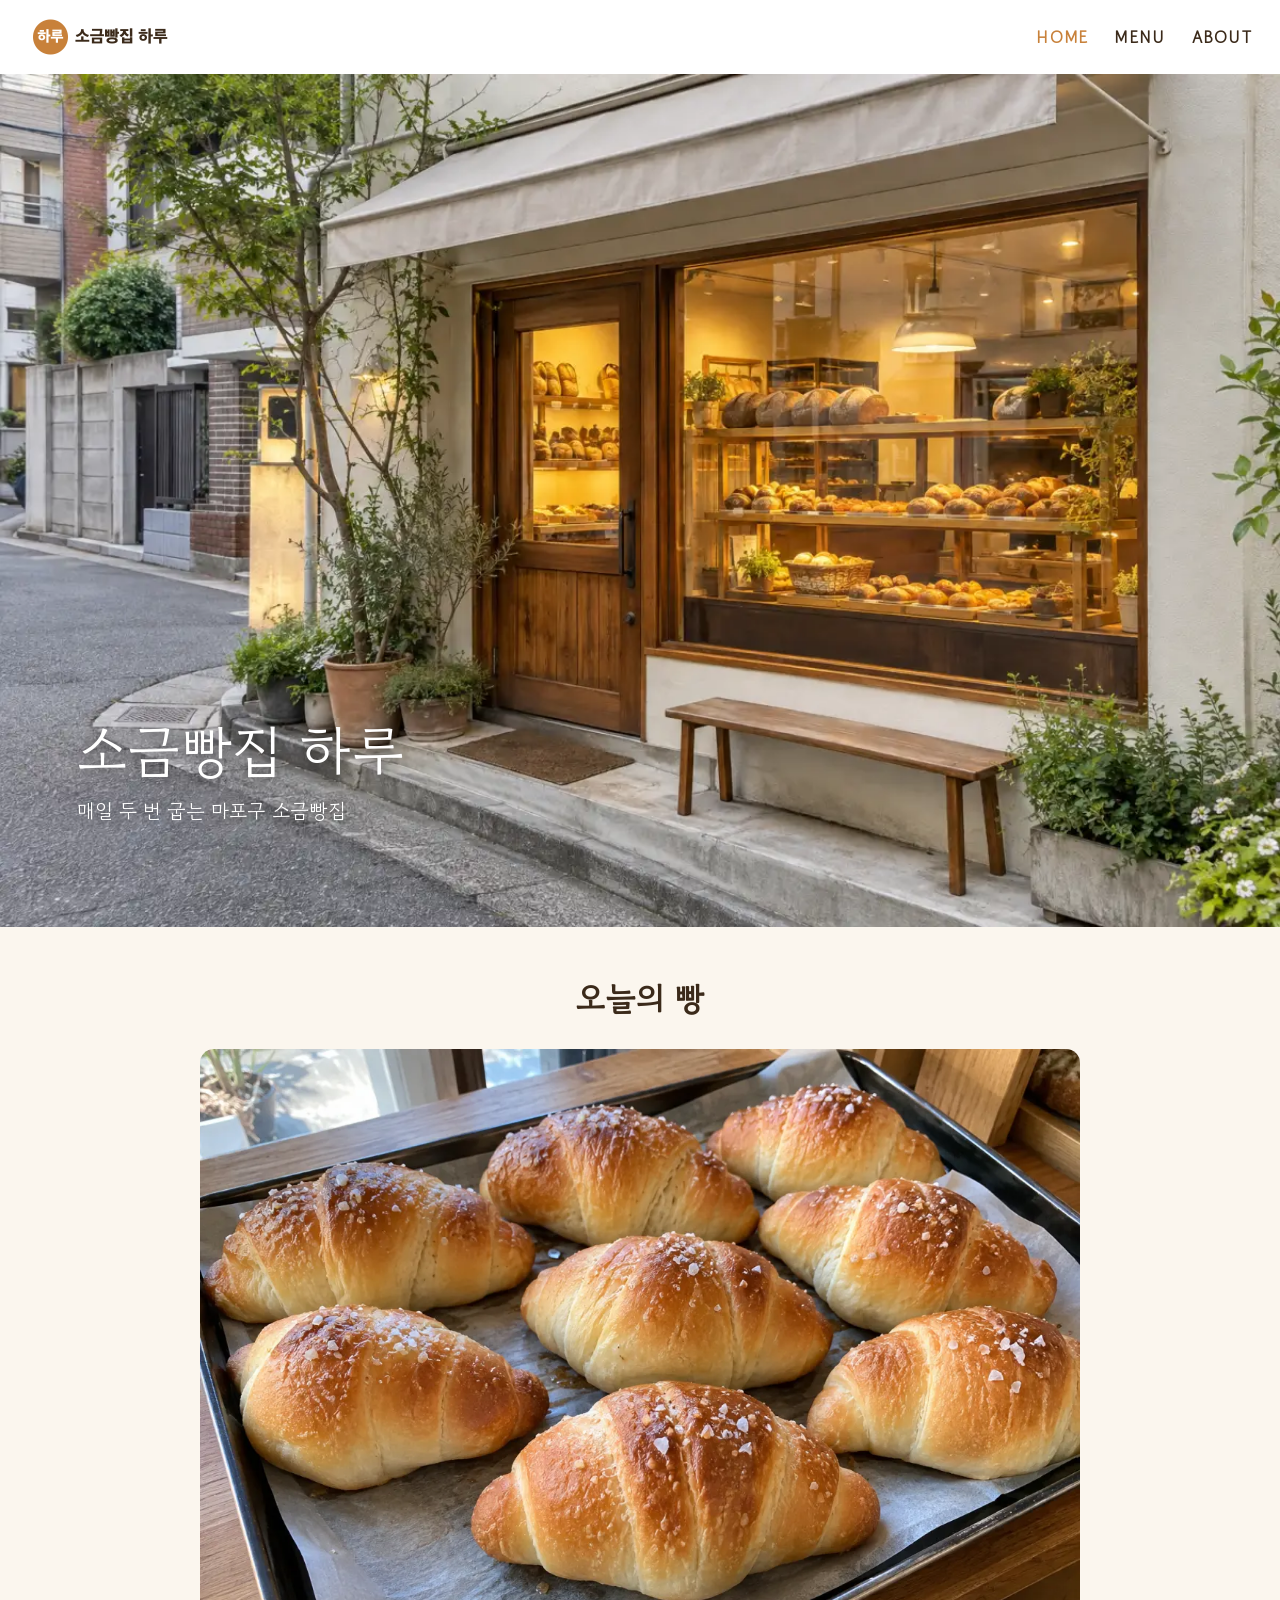
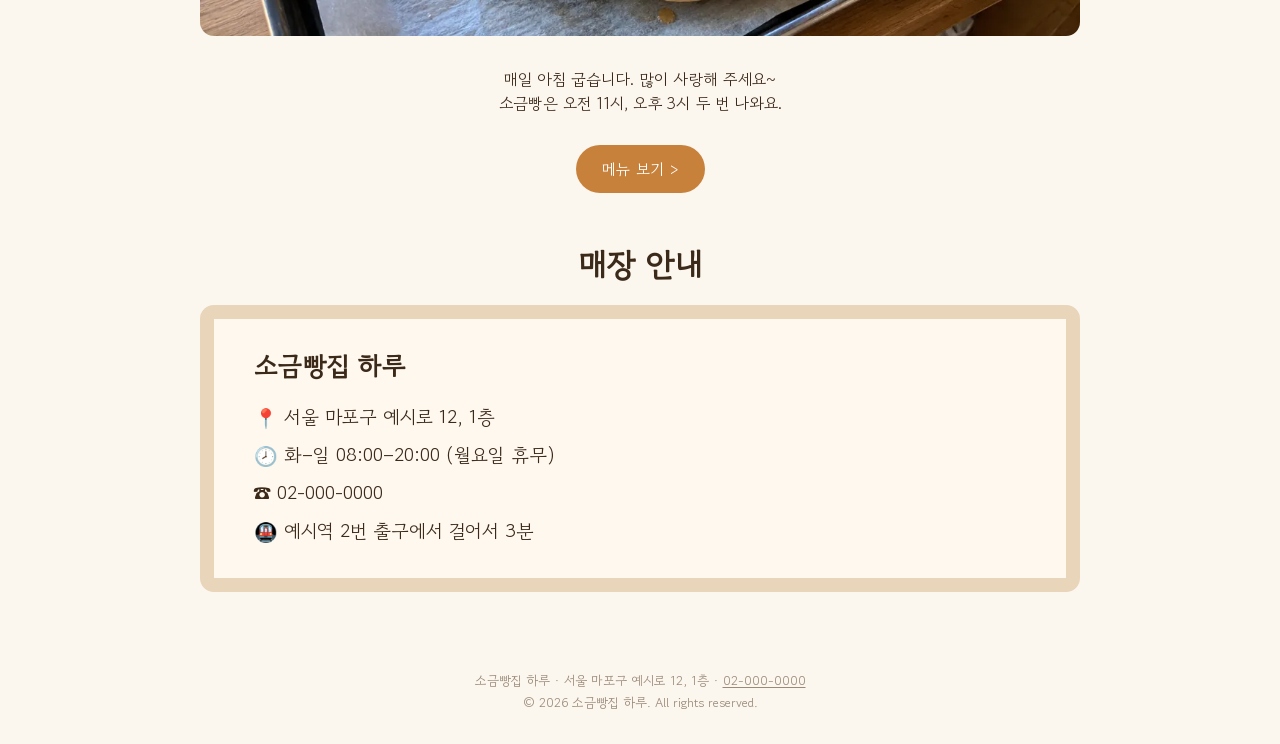
<file: index.html>
<!DOCTYPE html>
<html lang="ko">
<head>
<meta charset="utf-8">
<meta name="viewport" content="width=device-width, initial-scale=1">
<title>소금빵집 하루 | 마포구 소금빵 베이커리</title>
<meta name="description" content="서울 마포구 소금빵 전문점 하루. 소금빵은 매일 오전 11시·오후 3시에 나와요. 화–일 08:00–20:00, 월요일 휴무. 예시역 2번 출구에서 걸어서 3분.">
<link rel="canonical" href="https://solostack100.github.io/haru-bakery-demo/">
<meta property="og:type" content="website">
<meta property="og:locale" content="ko_KR">
<meta property="og:site_name" content="소금빵집 하루">
<meta property="og:title" content="소금빵집 하루 | 마포구 소금빵 베이커리">
<meta property="og:description" content="매일 오전 11시·오후 3시, 하루 두 번 굽는 마포구 소금빵집.">
<meta property="og:url" content="https://solostack100.github.io/haru-bakery-demo/">
<meta property="og:image" content="https://solostack100.github.io/haru-bakery-demo/img/og-image.jpg">
<meta property="og:image:width" content="1200">
<meta property="og:image:height" content="630">
<meta name="twitter:card" content="summary_large_image">
<link rel="preconnect" href="https://fonts.googleapis.com">
<link rel="preconnect" href="https://fonts.gstatic.com" crossorigin>
<link href="https://fonts.googleapis.com/css2?family=Gowun+Dodum&display=swap" rel="stylesheet">
<link rel="stylesheet" href="css/style.css">
<script type="application/ld+json">
{
  "@context": "https://schema.org",
  "@type": "Bakery",
  "@id": "https://solostack100.github.io/haru-bakery-demo/#bakery",
  "name": "소금빵집 하루",
  "url": "https://solostack100.github.io/haru-bakery-demo/",
  "logo": "https://solostack100.github.io/haru-bakery-demo/img/logo.png",
  "image": "https://solostack100.github.io/haru-bakery-demo/img/storefront.webp",
  "telephone": "+82-2-000-0000",
  "priceRange": "₩3,000–₩4,500",
  "address": {
    "@type": "PostalAddress",
    "streetAddress": "예시로 12, 1층",
    "addressLocality": "마포구",
    "addressRegion": "서울",
    "addressCountry": "KR"
  },
  "openingHoursSpecification": [{
    "@type": "OpeningHoursSpecification",
    "dayOfWeek": ["Tuesday", "Wednesday", "Thursday", "Friday", "Saturday", "Sunday"],
    "opens": "08:00",
    "closes": "20:00"
  }],
  "hasMenu": "https://solostack100.github.io/haru-bakery-demo/menu.html"
}
</script>
</head>
<body>
<header class="nav">
  <a href="./" class="logo-link"><img src="img/logo.png" class="logo" width="760" height="184" alt="소금빵집 하루"></a>
  <nav class="menu-links">
    <a class="link" href="./" aria-current="page">HOME</a>
    <a class="link" href="menu.html">MENU</a>
    <a class="link" href="about.html">ABOUT</a>
  </nav>
</header>

<main>
<div class="hero">
  <img src="img/storefront.webp" width="1200" height="800" fetchpriority="high" alt="나무 문과 진열창 너머로 빵이 보이는 소금빵집 하루 가게 앞">
  <div class="hero-text">
    <h1>소금빵집 하루</h1>
    <p>매일 두 번 굽는 마포구 소금빵집</p>
  </div>
</div>

<section class="section">
  <h2 class="title">오늘의 빵</h2>
  <img src="img/saltbread.webp" class="photo" width="1200" height="800" loading="lazy" alt="굵은 소금을 올려 갓 구운 소금빵이 담긴 오븐 팬">
  <p>매일 아침 굽습니다. 많이 사랑해 주세요~<br>소금빵은 오전 11시, 오후 3시 두 번 나와요.</p>
  <a class="btn" href="menu.html">메뉴 보기 &gt;</a>
</section>

<section class="section">
  <h2 class="title">매장 안내</h2>
  <address class="card info">
    <p class="card-title">소금빵집 하루</p>
    <ul class="info-list">
      <li><span aria-hidden="true">📍</span> 서울 마포구 예시로 12, 1층</li>
      <li><span aria-hidden="true">🕗</span> 화–일 08:00–20:00 (월요일 휴무)</li>
      <li><span aria-hidden="true">☎</span> <a href="tel:+8220000000">02-000-0000</a></li>
      <li><span aria-hidden="true">🚇</span> 예시역 2번 출구에서 걸어서 3분</li>
    </ul>
  </address>
</section>
</main>

<footer class="footer">
  <address>소금빵집 하루 · 서울 마포구 예시로 12, 1층 · <a href="tel:+8220000000">02-000-0000</a></address>
  © 2026 소금빵집 하루. All rights reserved.
</footer>
</body>
</html>
</file>
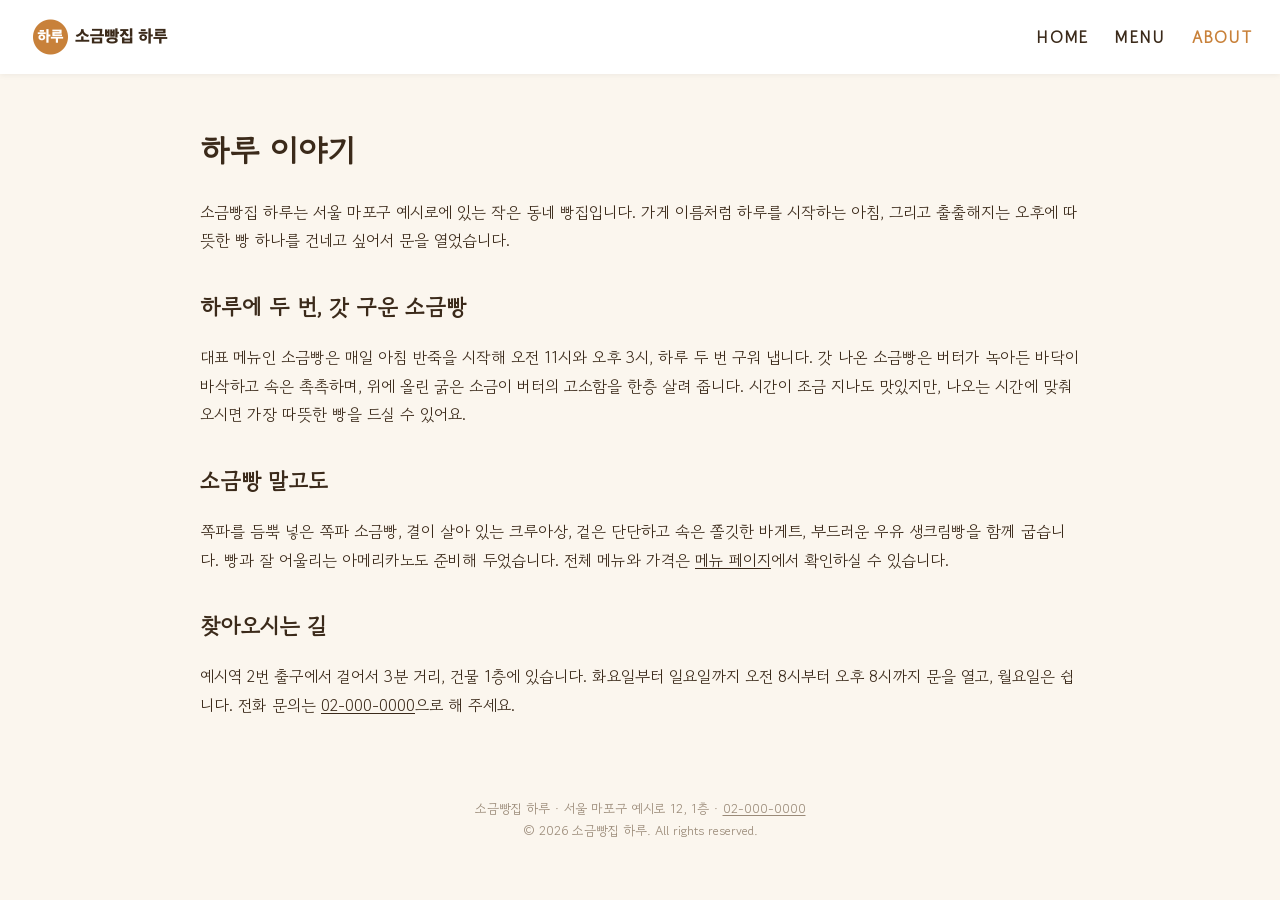
<file: about.html>
<!DOCTYPE html>
<html lang="ko">
<head>
<meta charset="utf-8">
<meta name="viewport" content="width=device-width, initial-scale=1">
<title>가게 소개 | 소금빵집 하루</title>
<meta name="description" content="마포구 예시로의 작은 동네 빵집, 소금빵집 하루를 소개합니다. 매일 아침 반죽해 오전 11시와 오후 3시, 하루 두 번 굽는 소금빵 이야기.">
<link rel="canonical" href="https://solostack100.github.io/haru-bakery-demo/about.html">
<meta property="og:type" content="website">
<meta property="og:locale" content="ko_KR">
<meta property="og:site_name" content="소금빵집 하루">
<meta property="og:title" content="가게 소개 | 소금빵집 하루">
<meta property="og:description" content="매일 아침 반죽해 하루 두 번 굽는 마포구 소금빵집 이야기.">
<meta property="og:url" content="https://solostack100.github.io/haru-bakery-demo/about.html">
<meta property="og:image" content="https://solostack100.github.io/haru-bakery-demo/img/og-image.jpg">
<meta property="og:image:width" content="1200">
<meta property="og:image:height" content="630">
<meta name="twitter:card" content="summary_large_image">
<link rel="preconnect" href="https://fonts.googleapis.com">
<link rel="preconnect" href="https://fonts.gstatic.com" crossorigin>
<link href="https://fonts.googleapis.com/css2?family=Gowun+Dodum&display=swap" rel="stylesheet">
<link rel="stylesheet" href="css/style.css">
</head>
<body>
<header class="nav">
  <a href="./" class="logo-link"><img src="img/logo.png" class="logo" width="760" height="184" alt="소금빵집 하루"></a>
  <nav class="menu-links">
    <a class="link" href="./">HOME</a>
    <a class="link" href="menu.html">MENU</a>
    <a class="link" href="about.html" aria-current="page">ABOUT</a>
  </nav>
</header>

<main class="section about">
  <h1 class="title">하루 이야기</h1>
  <p>소금빵집 하루는 서울 마포구 예시로에 있는 작은 동네 빵집입니다. 가게 이름처럼 하루를 시작하는 아침, 그리고 출출해지는 오후에 따뜻한 빵 하나를 건네고 싶어서 문을 열었습니다.</p>

  <h2>하루에 두 번, 갓 구운 소금빵</h2>
  <p>대표 메뉴인 소금빵은 매일 아침 반죽을 시작해 오전 11시와 오후 3시, 하루 두 번 구워 냅니다. 갓 나온 소금빵은 버터가 녹아든 바닥이 바삭하고 속은 촉촉하며, 위에 올린 굵은 소금이 버터의 고소함을 한층 살려 줍니다. 시간이 조금 지나도 맛있지만, 나오는 시간에 맞춰 오시면 가장 따뜻한 빵을 드실 수 있어요.</p>

  <h2>소금빵 말고도</h2>
  <p>쪽파를 듬뿍 넣은 쪽파 소금빵, 결이 살아 있는 크루아상, 겉은 단단하고 속은 쫄깃한 바게트, 부드러운 우유 생크림빵을 함께 굽습니다. 빵과 잘 어울리는 아메리카노도 준비해 두었습니다. 전체 메뉴와 가격은 <a href="menu.html">메뉴 페이지</a>에서 확인하실 수 있습니다.</p>

  <h2>찾아오시는 길</h2>
  <p>예시역 2번 출구에서 걸어서 3분 거리, 건물 1층에 있습니다. 화요일부터 일요일까지 오전 8시부터 오후 8시까지 문을 열고, 월요일은 쉽니다. 전화 문의는 <a href="tel:+8220000000">02-000-0000</a>으로 해 주세요.</p>
</main>

<footer class="footer">
  <address>소금빵집 하루 · 서울 마포구 예시로 12, 1층 · <a href="tel:+8220000000">02-000-0000</a></address>
  © 2026 소금빵집 하루. All rights reserved.
</footer>
</body>
</html>
</file>
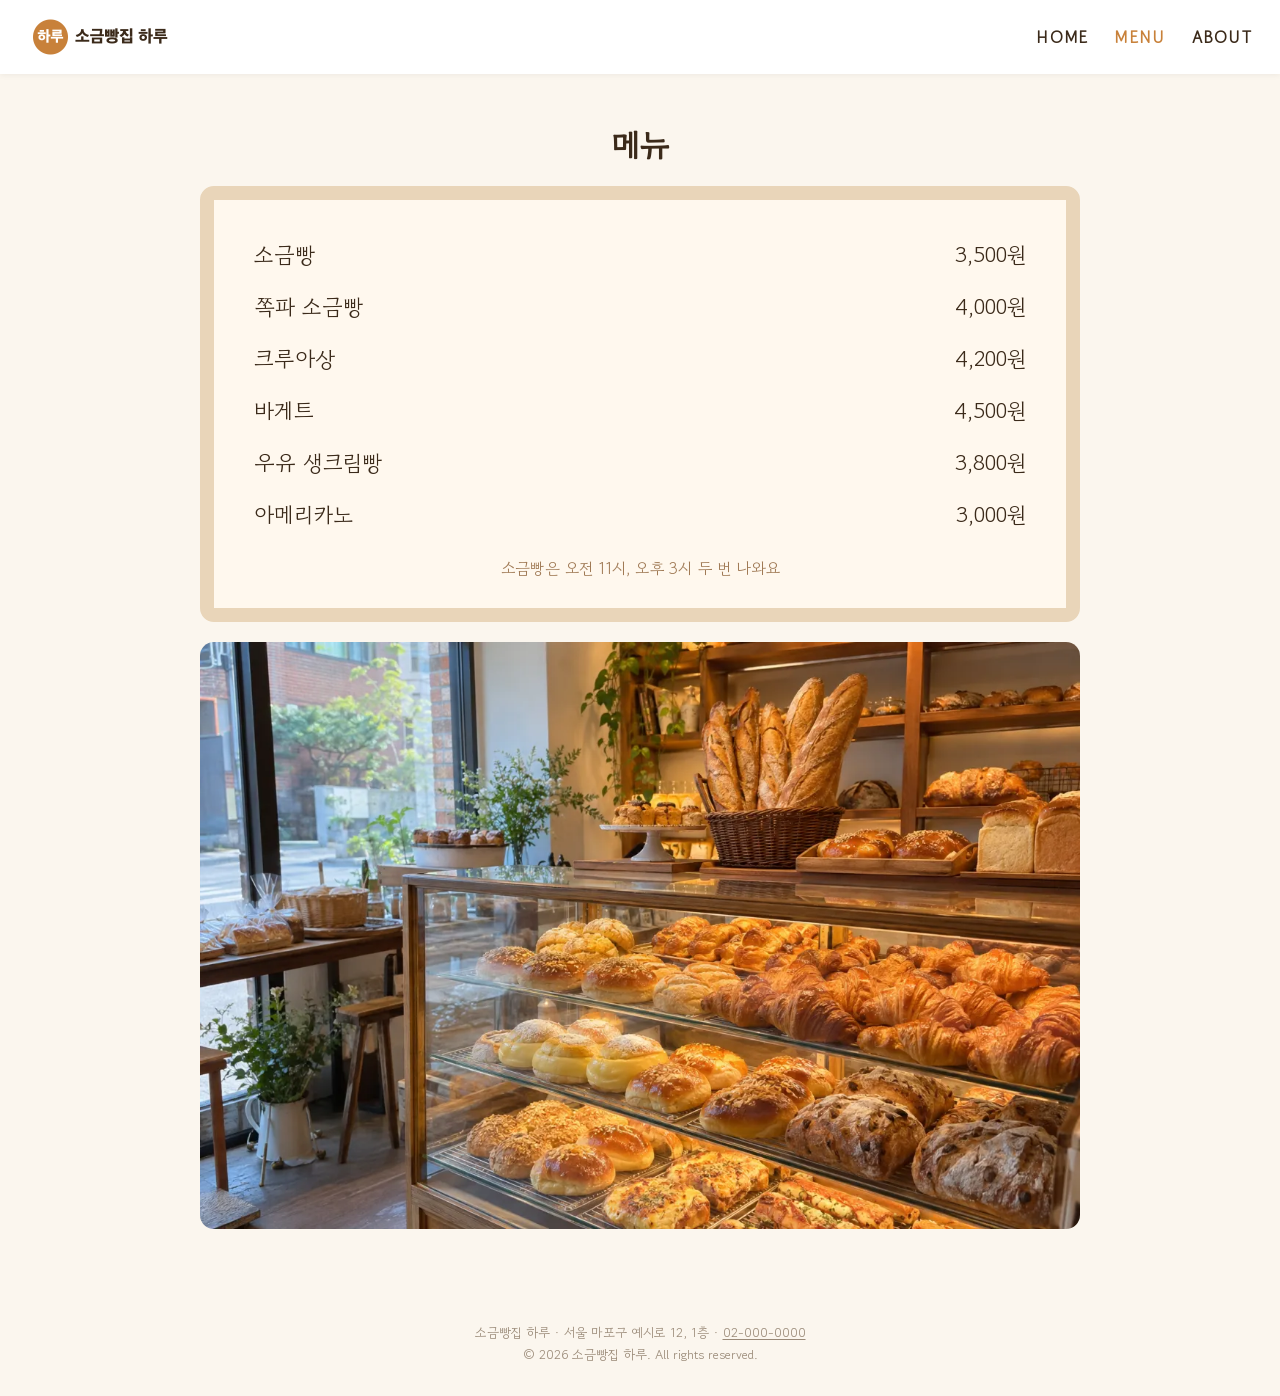
<file: menu.html>
<!DOCTYPE html>
<html lang="ko">
<head>
<meta charset="utf-8">
<meta name="viewport" content="width=device-width, initial-scale=1">
<title>메뉴·가격 | 소금빵집 하루</title>
<meta name="description" content="소금빵집 하루 메뉴와 가격: 소금빵 3,500원, 쪽파 소금빵 4,000원, 크루아상 4,200원, 바게트 4,500원, 우유 생크림빵 3,800원, 아메리카노 3,000원.">
<link rel="canonical" href="https://solostack100.github.io/haru-bakery-demo/menu.html">
<meta property="og:type" content="website">
<meta property="og:locale" content="ko_KR">
<meta property="og:site_name" content="소금빵집 하루">
<meta property="og:title" content="메뉴·가격 | 소금빵집 하루">
<meta property="og:description" content="소금빵 3,500원부터. 소금빵은 매일 오전 11시, 오후 3시 두 번 나와요.">
<meta property="og:url" content="https://solostack100.github.io/haru-bakery-demo/menu.html">
<meta property="og:image" content="https://solostack100.github.io/haru-bakery-demo/img/og-image.jpg">
<meta property="og:image:width" content="1200">
<meta property="og:image:height" content="630">
<meta name="twitter:card" content="summary_large_image">
<link rel="preconnect" href="https://fonts.googleapis.com">
<link rel="preconnect" href="https://fonts.gstatic.com" crossorigin>
<link href="https://fonts.googleapis.com/css2?family=Gowun+Dodum&display=swap" rel="stylesheet">
<link rel="stylesheet" href="css/style.css">
</head>
<body>
<header class="nav">
  <a href="./" class="logo-link"><img src="img/logo.png" class="logo" width="760" height="184" alt="소금빵집 하루"></a>
  <nav class="menu-links">
    <a class="link" href="./">HOME</a>
    <a class="link" href="menu.html" aria-current="page">MENU</a>
    <a class="link" href="about.html">ABOUT</a>
  </nav>
</header>

<main class="section">
  <h1 class="title">메뉴</h1>
  <div class="card">
    <ul class="menu-list">
      <li><span>소금빵</span><span>3,500원</span></li>
      <li><span>쪽파 소금빵</span><span>4,000원</span></li>
      <li><span>크루아상</span><span>4,200원</span></li>
      <li><span>바게트</span><span>4,500원</span></li>
      <li><span>우유 생크림빵</span><span>3,800원</span></li>
      <li><span>아메리카노</span><span>3,000원</span></li>
    </ul>
    <p class="menu-note">소금빵은 오전 11시, 오후 3시 두 번 나와요</p>
  </div>
  <img src="img/display.webp" class="photo" width="1200" height="800" loading="lazy" alt="소금빵, 크루아상, 바게트가 가득 놓인 하루의 유리 진열장">
</main>

<footer class="footer">
  <address>소금빵집 하루 · 서울 마포구 예시로 12, 1층 · <a href="tel:+8220000000">02-000-0000</a></address>
  © 2026 소금빵집 하루. All rights reserved.
</footer>
</body>
</html>
</file>
<file: css/style.css>
body{margin:0;font-family:'Gowun Dodum','Noto Sans KR',sans-serif;background:#fbf6ee;color:#3b2a1a}
a{color:inherit}
.nav{display:flex;justify-content:space-between;align-items:center;padding:14px 28px;background:#fff;box-shadow:0 1px 6px rgba(0,0,0,.06)}
.logo-link{display:block;line-height:0}
.logo{height:46px;width:auto}
.menu-links{display:flex;gap:26px}
.link{cursor:pointer;font-weight:700;letter-spacing:.08em;text-decoration:none}
.link[aria-current="page"]{color:#c8813a}
.hero{position:relative}
.hero img{width:100%;height:auto;display:block}
.hero-text{position:absolute;left:6%;right:6%;bottom:12%;color:#fff;text-shadow:0 2px 12px rgba(0,0,0,.5)}
.hero-text h1{margin:0;font-size:56px;font-weight:400}
.hero-text p{margin:6px 0 0;font-size:20px}
.section{max-width:880px;margin:48px auto;padding:0 20px;text-align:center}
.title{font-size:32px;font-weight:800;margin:0 0 18px}
.photo{width:100%;height:auto;border-radius:14px;margin:10px 0}
.btn{display:inline-block;margin-top:14px;padding:12px 26px;border-radius:30px;background:#c8813a;color:#fff;cursor:pointer;text-decoration:none}
.card{background:#fff8ee;border:14px solid #e9d5b9;border-radius:14px;padding:28px 40px;margin:10px 0;text-align:left}
.card-title{font-size:26px;font-weight:800;margin:0 0 14px}
.info{font-style:normal}
.info-list{list-style:none;margin:0;padding:0;font-size:19px;line-height:2}
.info-list a{text-decoration:none}
.menu-list{list-style:none;margin:0;padding:0;font-size:22px}
.menu-list li{display:flex;justify-content:space-between;gap:16px;padding:10px 0}
.menu-note{text-align:center;color:#a07a55;margin:16px 0 0}
.about{text-align:left;line-height:1.8}
.about h2{font-size:22px;margin:32px 0 8px}
.footer{text-align:center;padding:30px;color:#9a8a78;font-size:13px;line-height:1.7}
.footer address{font-style:normal}
@media (max-width:600px){
  .nav{flex-direction:column;gap:10px;padding:12px 16px}
  .logo{height:38px}
  .menu-links{gap:20px}
  .hero-text h1{font-size:34px}
  .hero-text p{font-size:15px}
  .card{border-width:8px;padding:20px}
  .info-list{font-size:16px}
  .menu-list{font-size:18px}
}
</file>
